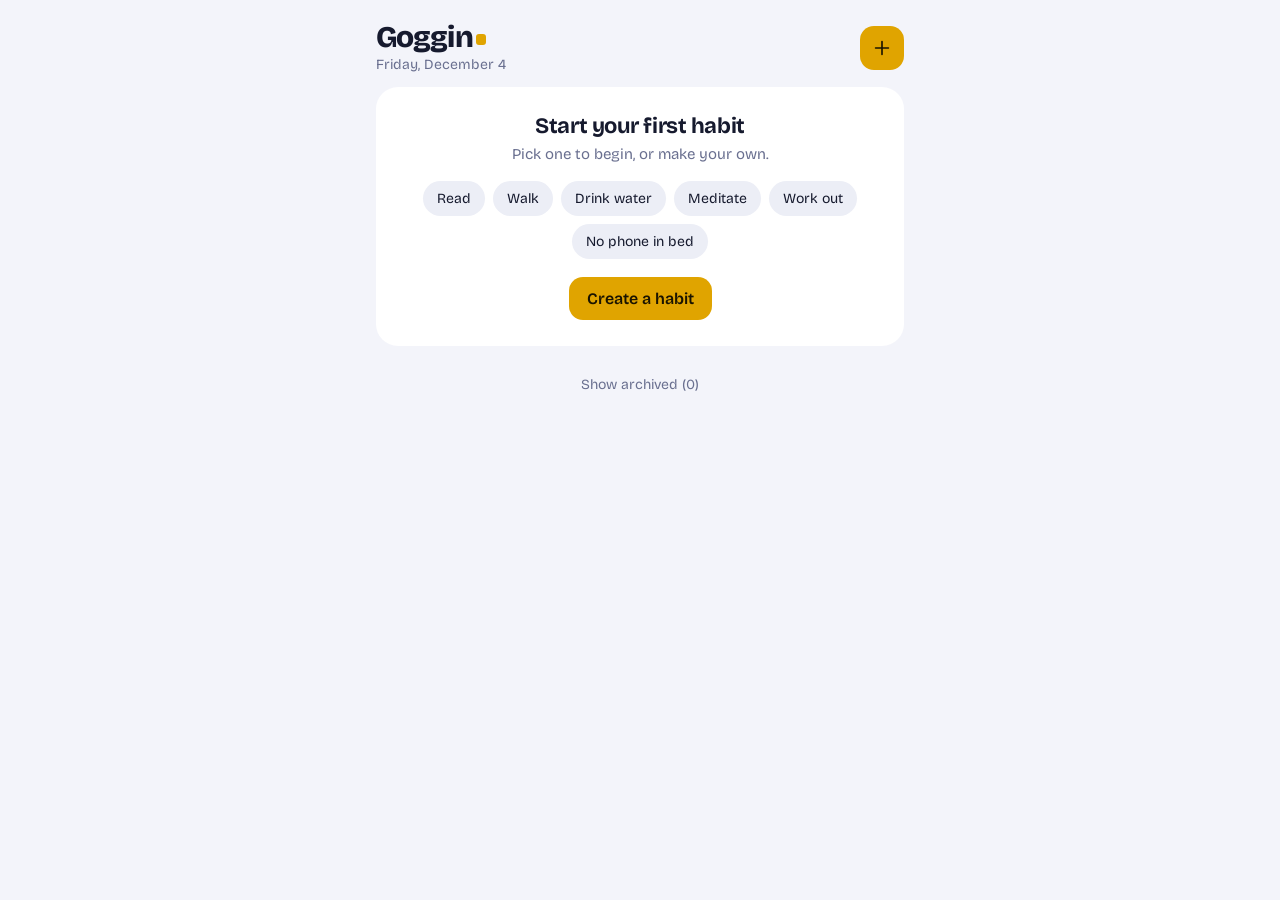
<file: Goggin project/goggin.html>
<!DOCTYPE html>
<html lang="en">
<head>
<meta charset="utf-8">
<meta name="viewport" content="width=device-width, initial-scale=1, viewport-fit=cover">
<title>Goggin</title>
<!-- Goggin prototype: single-file app. Data is saved on-device (localStorage, key "goggin-v1"). -->
<link rel="preconnect" href="https://fonts.googleapis.com">
<link rel="preconnect" href="https://fonts.gstatic.com" crossorigin>
<link href="https://fonts.googleapis.com/css2?family=Bricolage+Grotesque:opsz,wght@12..96,400;12..96,600;12..96,800&display=swap" rel="stylesheet">
<style>
:root{
  --bg:#0e1120; --card:#171b2d; --card2:#21263c; --line:#2a3050;
  --text:#eef0f8; --muted:#8a90ab; --brand:#ffc93c; --danger:#ff6b6b;
  --font:"Bricolage Grotesque", ui-rounded, "SF Pro Rounded", system-ui, -apple-system, "Segoe UI", Roboto, sans-serif;
  box-sizing:border-box;
  padding-top:env(safe-area-inset-top,0px);
  padding-bottom:env(safe-area-inset-bottom,0px);
  color-scheme:dark;
}
@media (prefers-color-scheme: light){
  :root:not([data-theme="dark"]){
    --bg:#f3f4fa; --card:#ffffff; --card2:#eceef6; --line:#dfe2ee;
    --text:#161a2e; --muted:#6a7090; --brand:#e0a400; color-scheme:light;
  }
}
:root[data-theme="light"]{--bg:#f3f4fa;--card:#fff;--card2:#eceef6;--line:#dfe2ee;--text:#161a2e;--muted:#6a7090;--brand:#e0a400;color-scheme:light}
:root[data-theme="dark"]{--bg:#0e1120;--card:#171b2d;--card2:#21263c;--line:#2a3050;--text:#eef0f8;--muted:#8a90ab;--brand:#ffc93c;color-scheme:dark}
html{scroll-padding-top:env(safe-area-inset-top,0px);height:100%}
*,*::before,*::after{box-sizing:inherit}
body{margin:0;min-height:100%;background:var(--bg);color:var(--text);font-family:var(--font);-webkit-font-smoothing:antialiased;-webkit-tap-highlight-color:transparent}
button{font:inherit;color:inherit;background:none;border:0;cursor:pointer;padding:0}
button:focus-visible,input:focus-visible,[tabindex]:focus-visible{outline:2px solid var(--brand);outline-offset:2px}
svg{display:block}
.ico{width:22px;height:22px;fill:none;stroke:currentColor;stroke-width:1.8;stroke-linecap:round;stroke-linejoin:round}

.app{max-width:560px;margin:0 auto;padding:12px 16px 40px}
header.top{position:sticky;top:env(safe-area-inset-top,0px);z-index:5;background:var(--bg);display:flex;align-items:center;justify-content:space-between;padding:10px 0 14px}
.word{font-size:30px;font-weight:800;letter-spacing:-.03em;line-height:1}
.word i{font-style:normal;display:inline-block;width:.34em;height:.34em;border-radius:3px;background:var(--brand);margin-left:3px;vertical-align:.08em}
.today{color:var(--muted);font-size:14px;margin-top:4px}
.iconbtn{width:44px;height:44px;border-radius:14px;background:var(--card2);display:grid;place-items:center}
.addbtn{background:var(--brand);color:#1a1400}

.list{display:flex;flex-direction:column;gap:12px}
.card{--c:#ffc93c;background:var(--card);border-radius:20px;padding:14px 14px 16px;cursor:pointer;border:1px solid transparent}
.card:hover{border-color:var(--line)}
.row{display:flex;align-items:center;gap:12px}
.hico{width:42px;height:42px;border-radius:13px;display:grid;place-items:center;background:rgb(var(--rgb)/.16);color:var(--c);flex:none}
.meta{flex:1;min-width:0}
.name{font-weight:600;font-size:17px;white-space:nowrap;overflow:hidden;text-overflow:ellipsis}
.desc{color:var(--muted);font-size:13.5px;margin-top:2px;white-space:nowrap;overflow:hidden;text-overflow:ellipsis}
.check{width:44px;height:44px;border-radius:14px;display:grid;place-items:center;background:rgb(var(--rgb)/.14);color:rgb(var(--rgb)/.7);flex:none;transition:transform .15s}
.check.on{background:var(--c);color:#10131f}
.check.pop{animation:pop .28s ease}
@keyframes pop{50%{transform:scale(1.15)}}
.grid{display:grid;grid-template-rows:repeat(7,1fr);grid-auto-flow:column;grid-auto-columns:1fr;gap:3px;margin-top:14px}
.grid span{aspect-ratio:1;border-radius:3px;background:rgb(var(--rgb)/.13)}
.grid span.d{background:var(--c)}
.grid span.f{background:transparent}
.grid span.t{box-shadow:inset 0 0 0 1.5px rgb(var(--rgb)/.9)}
.streak{font-size:12.5px;color:var(--muted);margin-top:10px;display:flex;justify-content:space-between}
.streak b{color:var(--c);font-weight:600}

.empty{background:var(--card);border-radius:22px;padding:26px 20px;text-align:center}
.empty h2{margin:0 0 6px;font-size:22px;letter-spacing:-.02em}
.empty p{margin:0 0 18px;color:var(--muted);font-size:15px}
.chips{display:flex;flex-wrap:wrap;gap:8px;justify-content:center}
.chip{padding:9px 14px;border-radius:999px;background:var(--card2);font-size:14px}
.primary{background:var(--brand);color:#1a1400;font-weight:600;padding:12px 18px;border-radius:14px;margin-top:18px}
.archivedToggle{margin:20px auto 0;display:block;color:var(--muted);font-size:14px;padding:10px}
.card.arch{opacity:.55}

/* sheets */
.scrim{position:fixed;inset:0;background:rgb(5 7 15/.6);backdrop-filter:blur(8px);-webkit-backdrop-filter:blur(8px);z-index:20;opacity:0;pointer-events:none;transition:opacity .2s}
.scrim.open{opacity:1;pointer-events:auto}
.sheet{position:fixed;left:0;right:0;bottom:0;z-index:21;max-width:560px;margin:0 auto;background:var(--card);border-radius:24px 24px 0 0;padding:10px 18px calc(22px + env(safe-area-inset-bottom,0px));transform:translateY(105%);transition:transform .26s cubic-bezier(.2,.8,.2,1);max-height:92vh;overflow:auto}
.sheet.open{transform:none}
.grab{width:40px;height:5px;border-radius:9px;background:var(--line);margin:0 auto 14px}
.sheadrow{display:flex;align-items:center;gap:12px}
.stats{display:grid;grid-template-columns:repeat(3,1fr);gap:8px;margin-top:16px}
.stat{background:var(--card2);border-radius:14px;padding:10px 12px}
.stat b{display:block;font-size:22px;letter-spacing:-.02em}
.stat small{color:var(--muted);font-size:12px}
.actions{display:flex;gap:8px;margin-top:16px}
.bigdo{flex:1;display:flex;align-items:center;justify-content:center;gap:8px;border-radius:14px;padding:12px;font-weight:600;background:rgb(var(--rgb)/.16);color:var(--c)}
.bigdo.on{background:var(--c);color:#10131f}
.act{width:48px;height:48px;border-radius:14px;background:var(--card2);display:grid;place-items:center;flex:none}
.act.warn{color:var(--danger)}
.confirm{margin-top:10px;width:100%;padding:12px;border-radius:14px;background:rgb(255 107 107/.14);color:var(--danger);font-weight:600}

.cal-head{display:flex;align-items:center;justify-content:space-between;margin:6px 0 10px}
.cal-head b{font-size:17px;font-weight:600}
.cal-hint{color:var(--muted);font-size:13.5px;text-align:center;margin:0 0 6px}
.cal{display:grid;grid-template-columns:repeat(7,1fr);gap:6px;text-align:center}
.cal .dow{font-size:12px;color:var(--muted);padding:4px 0}
.cal button{aspect-ratio:1;border-radius:50%;font-size:15px;display:grid;place-items:center}
.cal button.out{color:var(--muted);opacity:.5}
.cal button.on{background:var(--c);color:#10131f;font-weight:600;opacity:1}
.cal button.tod{box-shadow:inset 0 0 0 1.5px var(--c)}
.cal button:disabled{opacity:.25;cursor:default}

/* editor */
.editor{position:fixed;inset:0;z-index:30;background:var(--bg);overflow:auto;transform:translateY(100%);transition:transform .26s cubic-bezier(.2,.8,.2,1);padding-top:env(safe-area-inset-top,0px);padding-bottom:env(safe-area-inset-bottom,0px)}
.editor.open{transform:none}
.ed{max-width:560px;margin:0 auto;padding:10px 16px 40px}
.edtop{display:flex;align-items:center;justify-content:space-between;padding:6px 0 12px;position:sticky;top:0;background:var(--bg);z-index:2}
.edtop h1{font-size:19px;margin:0;font-weight:600}
label.l{display:block;font-size:13px;color:var(--muted);margin:16px 0 7px}
input.in{width:100%;background:var(--card);border:1px solid var(--line);border-radius:14px;padding:13px 14px;font:inherit;font-size:16px;color:var(--text)}
input.in::placeholder{color:var(--muted)}
.seg{display:flex;background:var(--card);border-radius:14px;padding:4px;gap:4px}
.seg button{flex:1;padding:10px;border-radius:11px;font-size:15px;color:var(--muted)}
.seg button.on{background:var(--card2);color:var(--text);font-weight:600}
.stepper{display:flex;align-items:center;justify-content:space-between;background:var(--card);border-radius:14px;padding:6px 6px 6px 14px;margin-top:8px}
.stepper div{display:flex;gap:6px;align-items:center}
.stepper b{min-width:24px;text-align:center;font-size:17px}
.stepper button{width:38px;height:38px;border-radius:11px;background:var(--card2);font-size:20px}
.pick{display:grid;grid-template-columns:repeat(7,1fr);gap:8px}
.pick button{aspect-ratio:1;border-radius:13px;background:var(--card);display:grid;place-items:center;border:2px solid transparent}
.pick button.on{border-color:var(--text)}
.pick .sw{width:58%;height:58%;border-radius:8px}
.savebtn:disabled{opacity:.35}
.foot{color:var(--muted);font-size:12px;text-align:center;margin-top:26px}
@media (prefers-reduced-motion: reduce){*{transition:none!important;animation:none!important}}
</style>
</head>
<body>
<div class="app">
  <header class="top">
    <div>
      <div class="word">Goggin<i></i></div>
      <div class="today" id="today"></div>
    </div>
    <button class="iconbtn addbtn" id="addBtn" aria-label="Add habit"></button>
  </header>
  <main id="list" class="list"></main>
  <button class="archivedToggle" id="archToggle" hidden></button>
</div>

<div class="scrim" id="scrim"></div>
<div class="sheet" id="sheet" role="dialog" aria-modal="true"></div>

<div class="editor" id="editor" role="dialog" aria-modal="true" aria-label="Habit editor"></div>

<script>
(function(){
const ICONS={
 book:'<path d="M4 5a2 2 0 0 1 2-2h13v16H6a2 2 0 0 0-2 2z"/><path d="M4 19V5M9 7h6M9 11h6"/>',
 run:'<path d="M3 12h4l3-8 4 16 3-8h4"/>',
 dumbbell:'<path d="M6 7v10M18 7v10M3 10v4M21 10v4M6 12h12"/>',
 code:'<path d="m9 8-4 4 4 4M15 8l4 4-4 4"/>',
 music:'<path d="M9 18V5l11-2v13"/><circle cx="6" cy="18" r="3"/><circle cx="17" cy="16" r="3"/>',
 leaf:'<path d="M5 19c0-8 5-14 15-14 0 10-6 15-14 15"/><path d="m5 19 8-8"/>',
 water:'<path d="M12 3s6 7 6 11a6 6 0 0 1-12 0c0-4 6-11 6-11z"/>',
 coffee:'<path d="M4 8h13v6a5 5 0 0 1-5 5H9a5 5 0 0 1-5-5z"/><path d="M17 10h2a2 2 0 0 1 0 4h-2"/>',
 moon:'<path d="M20 14.5A8 8 0 1 1 9.5 4a6.5 6.5 0 0 0 10.5 10.5z"/>',
 heart:'<path d="M12 20s-7-4.5-7-10a4 4 0 0 1 7-2.5A4 4 0 0 1 19 10c0 5.5-7 10-7 10z"/>',
 money:'<path d="M12 3v18M16 7h-6a2.5 2.5 0 0 0 0 5h4a2.5 2.5 0 0 1 0 5H8"/>',
 apple:'<path d="M12 7c-2-2-7-1.5-7 4 0 5 3 9 5 9 1 0 1.3-.5 2-.5s1 .5 2 .5c2 0 5-4 5-9 0-5.5-5-6-7-4z"/><path d="M12 7c0-2 1-4 3-4"/>',
 bike:'<circle cx="6" cy="16" r="3.5"/><circle cx="18" cy="16" r="3.5"/><path d="m6 16 4-7h5l3 7M10 9l2 7h6M9 6h3"/>',
 palette:'<path d="M12 3a9 9 0 1 0 0 18c1.5 0 2-1 2-2 0-1.5-1-2 0-3s3 0 4-1c1.5-1 3-3 3-5 0-4-4-7-9-7z"/><circle cx="7.5" cy="11" r="1"/><circle cx="11" cy="7" r="1"/><circle cx="15.5" cy="8" r="1"/>',
 zen:'<circle cx="12" cy="12" r="9"/><path d="M12 3a4.5 4.5 0 0 1 0 9 4.5 4.5 0 0 0 0 9"/>',
 game:'<rect x="3" y="7" width="18" height="10" rx="4"/><path d="M8 10v4M6 12h4"/><circle cx="16" cy="11" r=".8"/><circle cx="17.5" cy="13.5" r=".8"/>',
 pen:'<path d="M4 20h4L19 9l-4-4L4 16z"/><path d="m13 7 4 4"/>',
 alarm:'<circle cx="12" cy="13" r="7"/><path d="M12 10v3l2 2M5 4 3 6M19 4l2 2"/>',
 bed:'<path d="M3 18V6M3 14h18v4M21 14v-2a3 3 0 0 0-3-3h-7v5"/><circle cx="7" cy="11" r="1.6"/>',
 phone:'<rect x="7" y="3" width="10" height="18" rx="2"/><path d="M11 18h2"/>',
 star:'<path d="m12 3 2.7 5.6 6.1.9-4.4 4.3 1 6.1L12 17l-5.5 2.9 1-6.1-4.4-4.3 6.1-.9z"/>'
};
const UI={
 plus:'<path d="M12 5v14M5 12h14"/>',check:'<path d="m5 12.5 4.5 4.5L19 7.5"/>',x:'<path d="M6 6l12 12M18 6 6 18"/>',
 cal:'<rect x="4" y="5" width="16" height="15" rx="2"/><path d="M4 10h16M9 3v4M15 3v4"/>',
 edit:'<path d="M4 20h4L19 9l-4-4L4 16z"/>',arch:'<rect x="3" y="4" width="18" height="5" rx="1"/><path d="M5 9v10h14V9M10 13h4"/>',
 trash:'<path d="M4 7h16M10 11v6M14 11v6M6 7l1 13h10l1-13M9 7V4h6v3"/>',
 l:'<path d="m15 6-6 6 6 6"/>',r:'<path d="m9 6 6 6-6 6"/>'
};
const COLORS=['#ff6b6b','#ff8f40','#ffb020','#ffd23f','#a3e635','#4ade80','#2dd4a4','#22c7c7','#38bdf8','#4f8cff','#7c83ff','#a78bfa','#d67bff','#f472b6','#ff5c8a','#94a3b8','#c9a27e','#e879a0','#5eead4','#fde047','#b0b8d0'];
const SUGGEST=[
 {name:'Read',desc:'At least 10 pages',icon:'book',color:'#a78bfa'},
 {name:'Walk',desc:'A 20 minute walk outside',icon:'leaf',color:'#4ade80'},
 {name:'Drink water',desc:'Eight glasses through the day',icon:'water',color:'#38bdf8'},
 {name:'Meditate',desc:'Ten quiet minutes',icon:'zen',color:'#d67bff'},
 {name:'Work out',desc:'Gym, run or home workout',icon:'dumbbell',color:'#ffb020',goal:{type:'week',n:3}},
 {name:'No phone in bed',desc:'Screens off before sleep',icon:'moon',color:'#7c83ff'}
];
const svg=(p,c='ico')=>`<svg class="${c}" viewBox="0 0 24 24" aria-hidden="true">${p}</svg>`;
const esc=s=>String(s??'').replace(/[&<>"']/g,c=>({'&':'&amp;','<':'&lt;','>':'&gt;','"':'&quot;',"'":'&#39;'}[c]));
const pad=n=>String(n).padStart(2,'0');
const key=d=>d.getFullYear()+'-'+pad(d.getMonth()+1)+'-'+pad(d.getDate());
const day0=d=>{const x=new Date(d);x.setHours(0,0,0,0);return x};
const addDays=(d,n)=>{const x=new Date(d);x.setDate(x.getDate()+n);return x};
const monday=d=>{const x=day0(d);return addDays(x,-((x.getDay()+6)%7))};
const rgb=h=>{const n=parseInt(h.slice(1),16);return `${n>>16&255} ${n>>8&255} ${n&255}`};
const uid=()=>Math.random().toString(36).slice(2,10)+Date.now().toString(36);

let habits=[], showArchived=false;
const LS='goggin-v1';
try{const raw=localStorage.getItem(LS);if(raw){const p=JSON.parse(raw);if(Array.isArray(p.habits))habits=p.habits}}catch(e){}

function persist(){
  const payload={habits,updated:Date.now()};
  try{localStorage.setItem(LS,JSON.stringify(payload))}catch(e){}
}
const H=id=>habits.find(h=>h.id===id);
const isDone=(h,d)=>h.done.includes(typeof d==='string'?d:key(d));
function toggle(h,k){const i=h.done.indexOf(k);if(i>=0)h.done.splice(i,1);else h.done.push(k);persist()}

function weekCount(h,mon){let c=0;for(let i=0;i<7;i++)if(isDone(h,addDays(mon,i)))c++;return c}
function stats(h){
  const today=day0(new Date());
  const set=new Set(h.done); const total=set.size;
  if(h.goal.type==='day'){
    let d=set.has(key(today))?today:addDays(today,-1),cur=0;
    while(set.has(key(d))){cur++;d=addDays(d,-1)}
    const sorted=[...set].sort();let best=0,run=0,prev=null;
    for(const k of sorted){const d2=new Date(k+'T00:00:00');run=(prev&&key(addDays(prev,1))===k)?run+1:1;best=Math.max(best,run);prev=d2}
    return {cur,best:Math.max(best,cur),total,unit:'day'};
  }
  const n=h.goal.n;const earliest=total?monday(new Date([...set].sort()[0]+'T00:00:00')):monday(today);
  let w=monday(today),cur=0;
  if(weekCount(h,w)>=n)cur++;
  w=addDays(w,-7);
  while(w>=earliest&&weekCount(h,w)>=n){cur++;w=addDays(w,-7)}
  let best=0,run=0;
  for(let x=new Date(earliest);x<=today;x=addDays(x,7)){if(weekCount(h,x)>=n){run++;best=Math.max(best,run)}else if(x<monday(today))run=0}
  return {cur,best:Math.max(best,cur),total,unit:'week',thisWeek:weekCount(h,monday(today))};
}
function weeksFit(){return Math.max(12,Math.min(26,Math.floor((Math.min(window.innerWidth,560)-60)/15)))}
function gridHTML(h,W){
  const today=day0(new Date()),tk=key(today);let start=addDays(monday(today),-(W-1)*7),out='';
  for(let i=0;i<W*7;i++){const d=addDays(start,i),k=key(d);
    out+=`<span class="${d>today?'f':isDone(h,k)?'d':''}${k===tk?' t':''}"></span>`}
  return `<div class="grid">${out}</div>`;
}
const styleVars=h=>`--c:${h.color};--rgb:${rgb(h.color)}`;
function streakLine(h){const s=stats(h);
  const left=h.goal.type==='day'?'Every day':`${h.goal.n}× a week · ${s.thisWeek}/${h.goal.n} so far`;
  return `<div class="streak"><span>${esc(left)}</span><span><b>${s.cur}</b> ${s.unit} streak</span></div>`}

function cardHTML(h,W){
  const on=isDone(h,new Date());
  return `<article class="card${h.archived?' arch':''}" style="${styleVars(h)}" data-id="${h.id}" tabindex="0" role="button" aria-label="${esc(h.name)} details">
   <div class="row"><div class="hico">${svg(ICONS[h.icon]||ICONS.star)}</div>
   <div class="meta"><div class="name">${esc(h.name)}</div>${h.desc?`<div class="desc">${esc(h.desc)}</div>`:''}</div>
   ${h.archived?'':`<button class="check${on?' on':''}" data-act="toggle" aria-pressed="${on}" aria-label="Mark ${esc(h.name)} done today">${svg(UI.check)}</button>`}</div>
   ${gridHTML(h,W)}${streakLine(h)}</article>`;
}
function render(){
  document.getElementById('today').textContent=new Date().toLocaleDateString(undefined,{weekday:'long',month:'long',day:'numeric'});
  const list=document.getElementById('list'),W=weeksFit();
  const active=habits.filter(h=>!h.archived),arch=habits.filter(h=>h.archived);
  if(!active.length&&!(showArchived&&arch.length)){
    list.innerHTML=`<section class="empty"><h2>Start your first habit</h2><p>Pick one to begin, or make your own.</p>
    <div class="chips">${SUGGEST.map((s,i)=>`<button class="chip" data-sug="${i}">${esc(s.name)}</button>`).join('')}</div>
    <button class="primary" data-act="new">Create a habit</button></section>`;
  } else list.innerHTML=active.map(h=>cardHTML(h,W)).join('')+(showArchived?arch.map(h=>cardHTML(h,W)).join(''):'');
  const t=document.getElementById('archToggle');t.hidden=!arch.length;
  t.textContent=showArchived?'Hide archived':`Show archived (${arch.length})`;
}

/* sheet */
const scrim=document.getElementById('scrim'),sheet=document.getElementById('sheet');
let sheetState=null;
function openSheet(s){sheetState=s;drawSheet();scrim.classList.add('open');sheet.classList.add('open')}
function closeSheet(){sheetState=null;scrim.classList.remove('open');sheet.classList.remove('open')}
function drawSheet(){
  const s=sheetState;if(!s)return;const h=H(s.id);if(!h){closeSheet();return}
  sheet.setAttribute('style',styleVars(h));
  const head=`<div class="grab"></div><div class="sheadrow"><div class="hico">${svg(ICONS[h.icon]||ICONS.star)}</div>
   <div class="meta"><div class="name">${esc(h.name)}</div>${h.desc?`<div class="desc">${esc(h.desc)}</div>`:''}</div>
   <button class="act" data-s="close" aria-label="Close">${svg(UI.x)}</button></div>`;
  if(s.view==='cal'){
    const m=s.month,first=new Date(m.getFullYear(),m.getMonth(),1),start=monday(first),today=day0(new Date());
    let cells=['Mon','Tue','Wed','Thu','Fri','Sat','Sun'].map(d=>`<div class="dow">${d}</div>`).join('');
    const last=new Date(m.getFullYear(),m.getMonth()+1,0);const end=addDays(monday(last),6);
    for(let d=new Date(start);d<=end;d=addDays(d,1)){const k=key(d);
      cells+=`<button data-day="${k}" class="${d.getMonth()!==m.getMonth()?'out ':''}${isDone(h,k)?'on ':''}${k===key(today)?'tod':''}" ${d>today?'disabled':''} aria-label="${d.toDateString()}">${d.getDate()}</button>`}
    const nextDisabled=m.getFullYear()===today.getFullYear()&&m.getMonth()===today.getMonth();
    sheet.innerHTML=head+`<div class="cal-head" style="margin-top:14px"><button class="act" data-s="prev" aria-label="Previous month">${svg(UI.l)}</button>
     <b>${m.toLocaleDateString(undefined,{month:'long',year:'numeric'})}</b>
     <button class="act" data-s="next" aria-label="Next month" ${nextDisabled?'disabled style="opacity:.3"':''}>${svg(UI.r)}</button></div>
     <p class="cal-hint">Tap a day to mark it done or undo it</p><div class="cal">${cells}</div>
     <button class="primary" style="width:100%" data-s="back">Done</button>`;
    return;
  }
  const st=stats(h),on=isDone(h,new Date());
  sheet.innerHTML=head+gridHTML(h,weeksFit())+
   `<div class="stats"><div class="stat"><b>${st.cur}</b><small>Current ${st.unit} streak</small></div>
    <div class="stat"><b>${st.best}</b><small>Best ${st.unit} streak</small></div>
    <div class="stat"><b>${st.total}</b><small>Days done</small></div></div>
   <div class="actions">${h.archived?`<button class="bigdo" data-s="unarch">${svg(UI.arch)} Restore habit</button>`:
    `<button class="bigdo${on?' on':''}" data-s="toggle">${svg(UI.check)} ${on?'Done today':'Mark done today'}</button>`}
    <button class="act" data-s="cal" aria-label="Calendar">${svg(UI.cal)}</button>
    <button class="act" data-s="edit" aria-label="Edit">${svg(UI.edit)}</button>
    ${h.archived?'':`<button class="act" data-s="arch" aria-label="Archive">${svg(UI.arch)}</button>`}
    <button class="act warn" data-s="del" aria-label="Delete">${svg(UI.trash)}</button></div>
   ${s.confirm?`<button class="confirm" data-s="delyes">Delete “${esc(h.name)}” and its history</button>`:''}`;
}
sheet.addEventListener('click',e=>{
  const b=e.target.closest('[data-s],[data-day]');if(!b||!sheetState)return;const h=H(sheetState.id);
  if(b.dataset.day){toggle(h,b.dataset.day);drawSheet();render();return}
  const a=b.dataset.s;
  if(a==='close')return closeSheet();
  if(a==='toggle'){toggle(h,key(new Date()))}
  if(a==='cal'){sheetState.view='cal';sheetState.month=new Date(new Date().getFullYear(),new Date().getMonth(),1)}
  if(a==='back'){sheetState.view=null}
  if(a==='prev'){const m=sheetState.month;sheetState.month=new Date(m.getFullYear(),m.getMonth()-1,1)}
  if(a==='next'){const m=sheetState.month;sheetState.month=new Date(m.getFullYear(),m.getMonth()+1,1)}
  if(a==='edit'){closeSheet();return openEditor(h)}
  if(a==='arch'){h.archived=true;persist();closeSheet();render();return}
  if(a==='unarch'){h.archived=false;persist()}
  if(a==='del'){sheetState.confirm=!sheetState.confirm}
  if(a==='delyes'){habits=habits.filter(x=>x.id!==h.id);persist();closeSheet();render();return}
  drawSheet();render();
});
scrim.addEventListener('click',closeSheet);

/* editor */
const editor=document.getElementById('editor');let draft=null;
function openEditor(h,preset){
  draft=h?{...h,goal:{...h.goal},_edit:true}:{id:uid(),name:'',desc:'',icon:'star',color:'#ffb020',goal:{type:'day',n:3},done:[],archived:false,created:Date.now(),...(preset||{})};
  if(preset&&preset.goal)draft.goal={...preset.goal};
  drawEditor();editor.classList.add('open');setTimeout(()=>{const n=editor.querySelector('#fName');if(n&&!draft.name)n.focus()},280);
}
function closeEditor(){editor.classList.remove('open');draft=null}
function drawEditor(){
  const d=draft;
  editor.innerHTML=`<div class="ed"><div class="edtop"><button class="iconbtn" data-e="close" aria-label="Close">${svg(UI.x)}</button>
   <h1>${d._edit?'Edit habit':'New habit'}</h1>
   <button class="iconbtn addbtn savebtn" data-e="save" aria-label="Save habit" ${d.name.trim()?'':'disabled'}>${svg(UI.check)}</button></div>
   <label class="l" for="fName">Name</label><input class="in" id="fName" maxlength="40" placeholder="e.g. Read" value="${esc(d.name)}">
   <label class="l" for="fDesc">Description</label><input class="in" id="fDesc" maxlength="80" placeholder="What counts as done?" value="${esc(d.desc)}">
   <label class="l">Goal</label>
   <div class="seg"><button data-e="day" class="${d.goal.type==='day'?'on':''}">Every day</button><button data-e="week" class="${d.goal.type==='week'?'on':''}">Times per week</button></div>
   ${d.goal.type==='week'?`<div class="stepper"><span>Days each week</span><div><button data-e="dec" aria-label="Fewer">−</button><b>${d.goal.n}</b><button data-e="inc" aria-label="More">+</button></div></div>`:''}
   <label class="l">Icon</label><div class="pick">${Object.keys(ICONS).map(k=>`<button data-icon="${k}" class="${d.icon===k?'on':''}" aria-label="${k} icon" style="color:${d.color}">${svg(ICONS[k])}</button>`).join('')}</div>
   <label class="l">Color</label><div class="pick">${COLORS.map(c=>`<button data-color="${c}" class="${d.color===c?'on':''}" aria-label="Color ${c}"><span class="sw" style="background:${c}"></span></button>`).join('')}</div>
   </div>`;
}
editor.addEventListener('input',e=>{
  if(!draft)return;
  if(e.target.id==='fName'){draft.name=e.target.value;editor.querySelector('.savebtn').disabled=!draft.name.trim()}
  if(e.target.id==='fDesc')draft.desc=e.target.value;
});
editor.addEventListener('click',e=>{
  const b=e.target.closest('[data-e],[data-icon],[data-color]');if(!b||!draft)return;
  if(b.dataset.icon){draft.icon=b.dataset.icon;return drawEditor()}
  if(b.dataset.color){draft.color=b.dataset.color;return drawEditor()}
  const a=b.dataset.e;
  if(a==='close')return closeEditor();
  if(a==='day'||a==='week'){draft.goal.type=a;return drawEditor()}
  if(a==='dec'){draft.goal.n=Math.max(1,draft.goal.n-1);return drawEditor()}
  if(a==='inc'){draft.goal.n=Math.min(7,draft.goal.n+1);return drawEditor()}
  if(a==='save'){
    if(!draft.name.trim())return;
    const {_edit,...clean}=draft;clean.name=clean.name.trim();clean.desc=clean.desc.trim();
    const i=habits.findIndex(h=>h.id===clean.id);if(i>=0)habits[i]=clean;else habits.push(clean);
    persist();closeEditor();render();
  }
});

/* main list events */
document.getElementById('addBtn').innerHTML=svg(UI.plus);
document.getElementById('addBtn').addEventListener('click',()=>openEditor());
document.getElementById('archToggle').addEventListener('click',()=>{showArchived=!showArchived;render()});
const list=document.getElementById('list');
list.addEventListener('click',e=>{
  const sug=e.target.closest('[data-sug]');if(sug)return openEditor(null,SUGGEST[+sug.dataset.sug]);
  if(e.target.closest('[data-act="new"]'))return openEditor();
  const card=e.target.closest('.card');if(!card)return;const h=H(card.dataset.id);
  const chk=e.target.closest('[data-act="toggle"]');
  if(chk){toggle(h,key(new Date()));render();const nb=list.querySelector(`[data-id="${h.id}"] .check`);if(nb)nb.classList.add('pop');return}
  openSheet({id:h.id});
});
list.addEventListener('keydown',e=>{if((e.key==='Enter'||e.key===' ')&&e.target.classList.contains('card')){e.preventDefault();openSheet({id:e.target.dataset.id})}});
document.addEventListener('keydown',e=>{if(e.key==='Escape'){if(draft)closeEditor();else closeSheet()}});
let rt;window.addEventListener('resize',()=>{clearTimeout(rt);rt=setTimeout(()=>{render();drawSheet()},150)});
document.addEventListener('visibilitychange',()=>{if(!document.hidden)render()});

render();

})();
</script>
</body>
</html>
</file>
